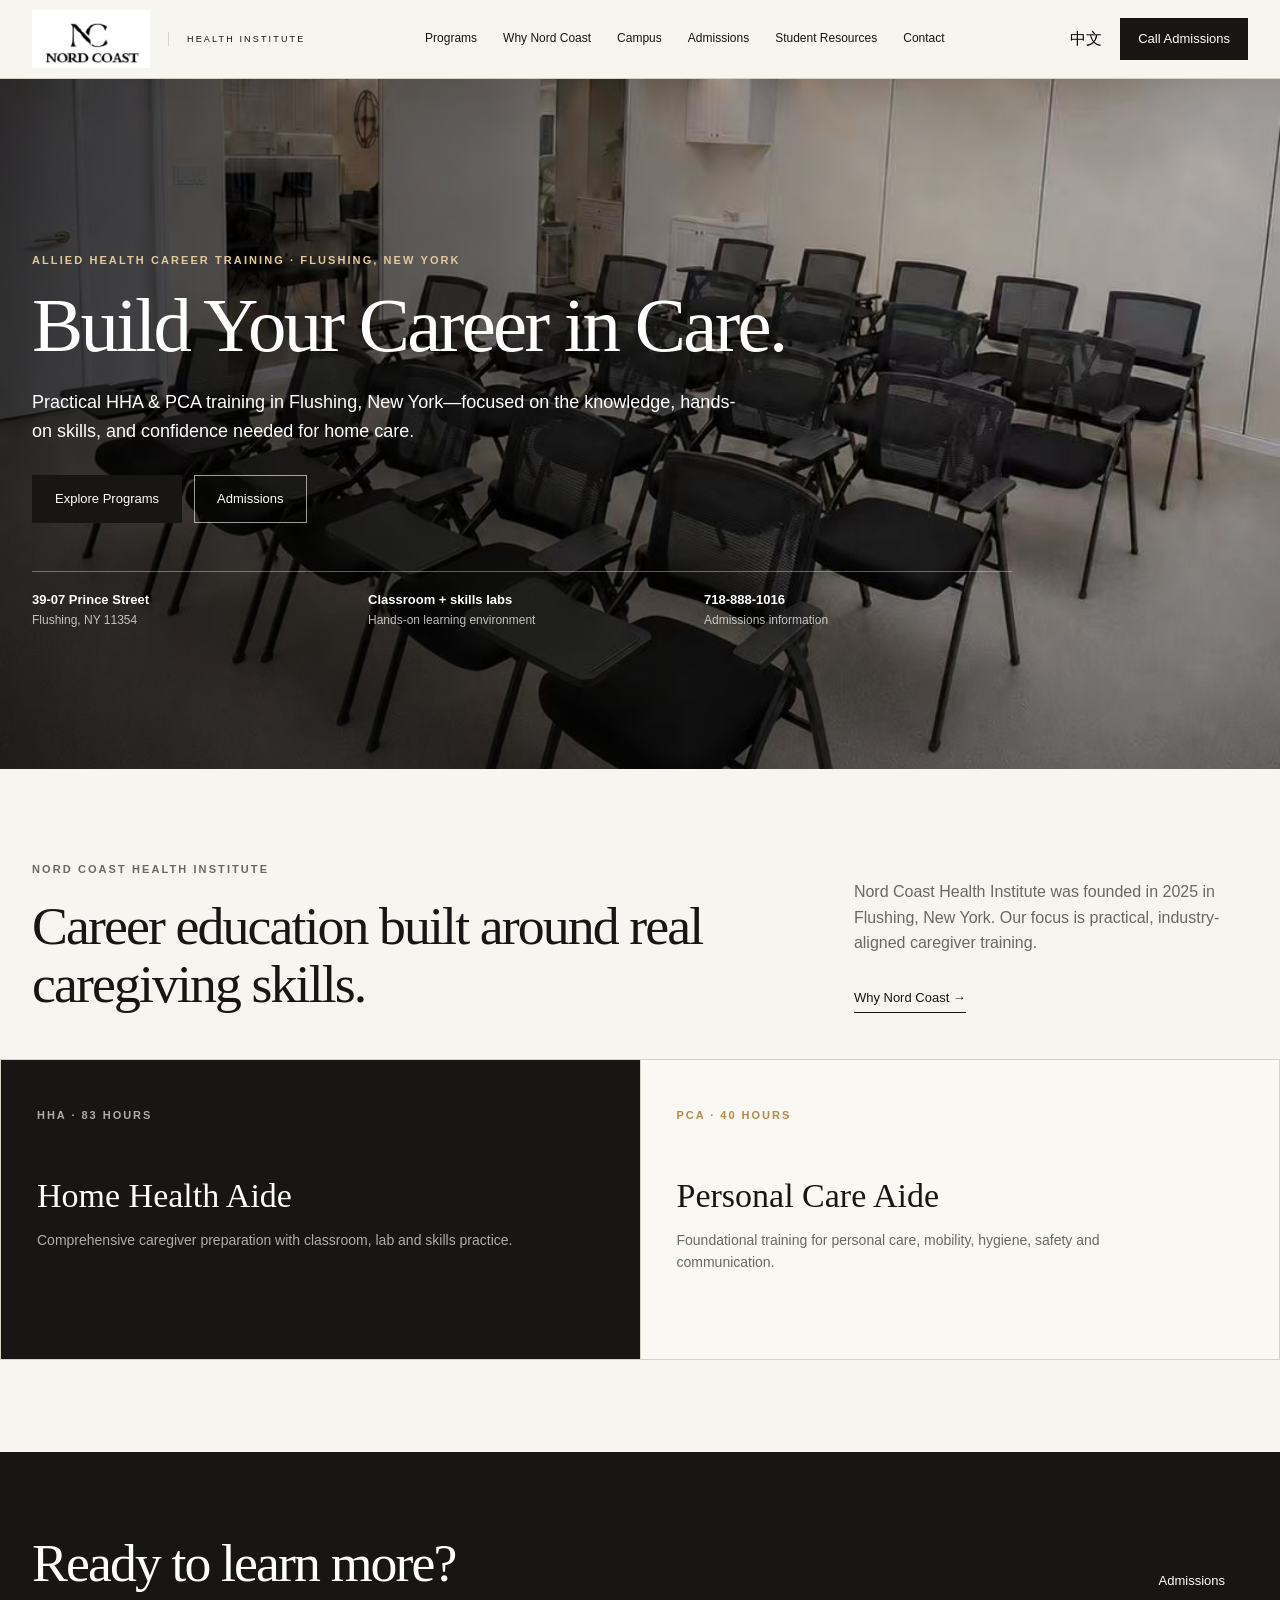
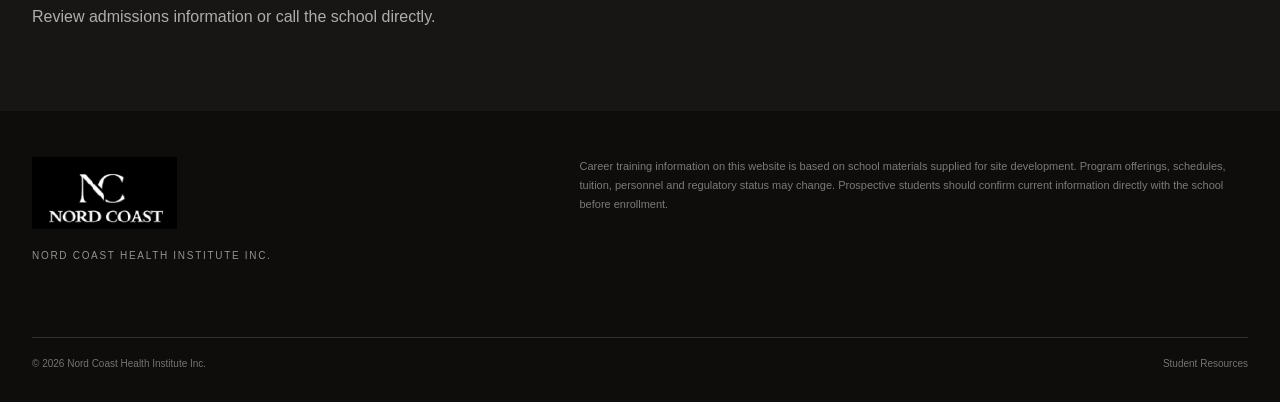
<file: index.html>
<!doctype html><html lang="en"><head><meta charset="utf-8"><meta name="viewport" content="width=device-width,initial-scale=1"><meta name="description" content="Nord Coast Health Institute allied health career training in Flushing, New York."><title>Nord Coast Health Institute | Allied Health Career Training</title><link rel="icon" href="assets/images/logo.png"><link rel="stylesheet" href="styles.css"></head><body><a class="skip-link" href="#main">Skip to content</a><header class="site-header"><div class="wrap nav-wrap"><a href="index.html" class="brand" aria-label="Nord Coast Health Institute home"><img src="assets/images/logo.png" alt="Nord Coast"><span class="brand-school">HEALTH INSTITUTE</span></a><button class="menu-toggle" aria-expanded="false" aria-controls="site-nav">Menu</button><nav id="site-nav" class="site-nav" aria-label="Primary navigation"><a href="programs.html" class="" data-en="Programs" data-zh="课程">Programs</a><a href="why.html" class="" data-en="Why Nord Coast" data-zh="学校优势">Why Nord Coast</a><a href="campus.html" class="" data-en="Campus" data-zh="校园">Campus</a><a href="admissions.html" class="" data-en="Admissions" data-zh="入学">Admissions</a><a href="resources.html" class="" data-en="Student Resources" data-zh="学生资料">Student Resources</a><a href="contact.html" class="" data-en="Contact" data-zh="联系">Contact</a></nav><div class="nav-actions"><button id="langToggle" class="lang-btn" type="button">中文</button><a class="btn btn-small" href="tel:+17188881016" data-en="Call Admissions" data-zh="电话咨询">Call Admissions</a></div></div></header><main id="main"><section class="hero"><div class="hero-image"></div><div class="hero-overlay"></div><div class="wrap hero-content"><p class="eyebrow gold" data-en="ALLIED HEALTH CAREER TRAINING · FLUSHING, NEW YORK" data-zh="医疗健康职业培训 · 纽约法拉盛">ALLIED HEALTH CAREER TRAINING · FLUSHING, NEW YORK</p><h1 data-en="Build Your Career in Care." data-zh="<span class='title-line'>从专业护理培训，</span><span class='title-line'>开启职业新方向。</span>">Build Your Career in Care.</h1><p class="hero-copy" data-en="Practical HHA & PCA training in Flushing, New York—focused on the knowledge, hands-on skills, and confidence needed for home care." data-zh="纽约法拉盛 HHA 与 PCA 实用职业培训，专注于居家护理所需的知识、实操技能与职业信心。">Practical HHA & PCA training in Flushing, New York—focused on the knowledge, hands-on skills, and confidence needed for home care.</p><div class="hero-actions"><a class="btn" href="programs.html" data-en="Explore Programs" data-zh="查看课程">Explore Programs</a><a class="btn btn-ghost" href="admissions.html" data-en="Admissions" data-zh="了解入学">Admissions</a></div><div class="hero-meta"><div><strong>39-07 Prince Street</strong><span data-en="Flushing, NY 11354" data-zh="纽约法拉盛 11354">Flushing, NY 11354</span></div><div><strong data-en="Classroom + skills labs" data-zh="课堂 + 技能实训">Classroom + skills labs</strong><span data-en="Hands-on learning environment" data-zh="注重实操的学习环境">Hands-on learning environment</span></div><div><strong>718-888-1016</strong><span data-en="Admissions information" data-zh="招生咨询">Admissions information</span></div></div></div></section><section class="section"><div class="wrap split-heading"><div><p class="eyebrow" data-en="NORD COAST HEALTH INSTITUTE" data-zh="NORD COAST HEALTH INSTITUTE">NORD COAST HEALTH INSTITUTE</p><h2 data-en="Career education built around real caregiving skills." data-zh="<span class='title-line'>围绕真实照护能力打造的</span><span class='title-line'>职业教育。</span>">Career education built around real caregiving skills.</h2></div><div><p data-en="Nord Coast Health Institute was founded in 2025 in Flushing, New York. Our focus is practical, industry-aligned caregiver training." data-zh="Nord Coast Health Institute 于 2025 年在纽约法拉盛成立，专注于贴近实际工作需求的护理职业培训。">Nord Coast Health Institute was founded in 2025 in Flushing, New York.</p><a class="text-link" href="why.html" data-en="Why Nord Coast →" data-zh="了解学校优势 →">Why Nord Coast →</a></div></div><div class="home-cards"><a class="home-card dark" href="programs.html"><p class="tag">HHA · 83 HOURS</p><h3 data-en="Home Health Aide" data-zh="家庭健康护理员">Home Health Aide</h3><p data-en="Comprehensive caregiver preparation with classroom, lab and skills practice." data-zh="通过课堂、实验室与技能训练，系统建立居家护理所需的职业基础。">Comprehensive caregiver preparation with classroom, lab and skills practice.</p></a><a class="home-card" href="programs.html"><p class="tag">PCA · 40 HOURS</p><h3 data-en="Personal Care Aide" data-zh="个人护理助理">Personal Care Aide</h3><p data-en="Foundational training for personal care, mobility, hygiene, safety and communication." data-zh="学习个人护理、行动协助、卫生、安全与沟通等基础职业技能。">Foundational training for personal care, mobility, hygiene, safety and communication.</p></a></div></section><section class="cta"><div class="wrap cta-grid"><div><h2 data-en="Ready to learn more?" data-zh="准备了解下一期开课？">Ready to learn more?</h2><p data-en="Review admissions information or call the school directly." data-zh="查看入学信息，或直接致电学校咨询。">Review admissions information or call the school directly.</p></div><a class="btn" href="admissions.html" data-en="Admissions" data-zh="入学流程">Admissions</a></div></section></main><footer class="footer"><div class="wrap footer-grid"><div class="footer-brand"><img src="assets/images/logo.png" alt="Nord Coast"><span>NORD COAST HEALTH INSTITUTE INC.</span></div><p data-en="Career training information on this website is based on school materials supplied for site development. Program offerings, schedules, tuition, personnel and regulatory status may change. Prospective students should confirm current information directly with the school before enrollment." data-zh="本网站职业培训信息依据建站时提供的学校资料整理。课程、排期、学费、师资及监管状态可能发生变化；准学员报名前应直接向学校确认最新信息。">Career training information on this website is based on school materials supplied for site development.</p><div class="footer-bottom"><span>© <span data-year></span> Nord Coast Health Institute Inc.</span><a href="resources.html" data-en="Student Resources" data-zh="学生资料">Student Resources</a></div></div></footer><script src="script.js"></script></body></html>
</file>
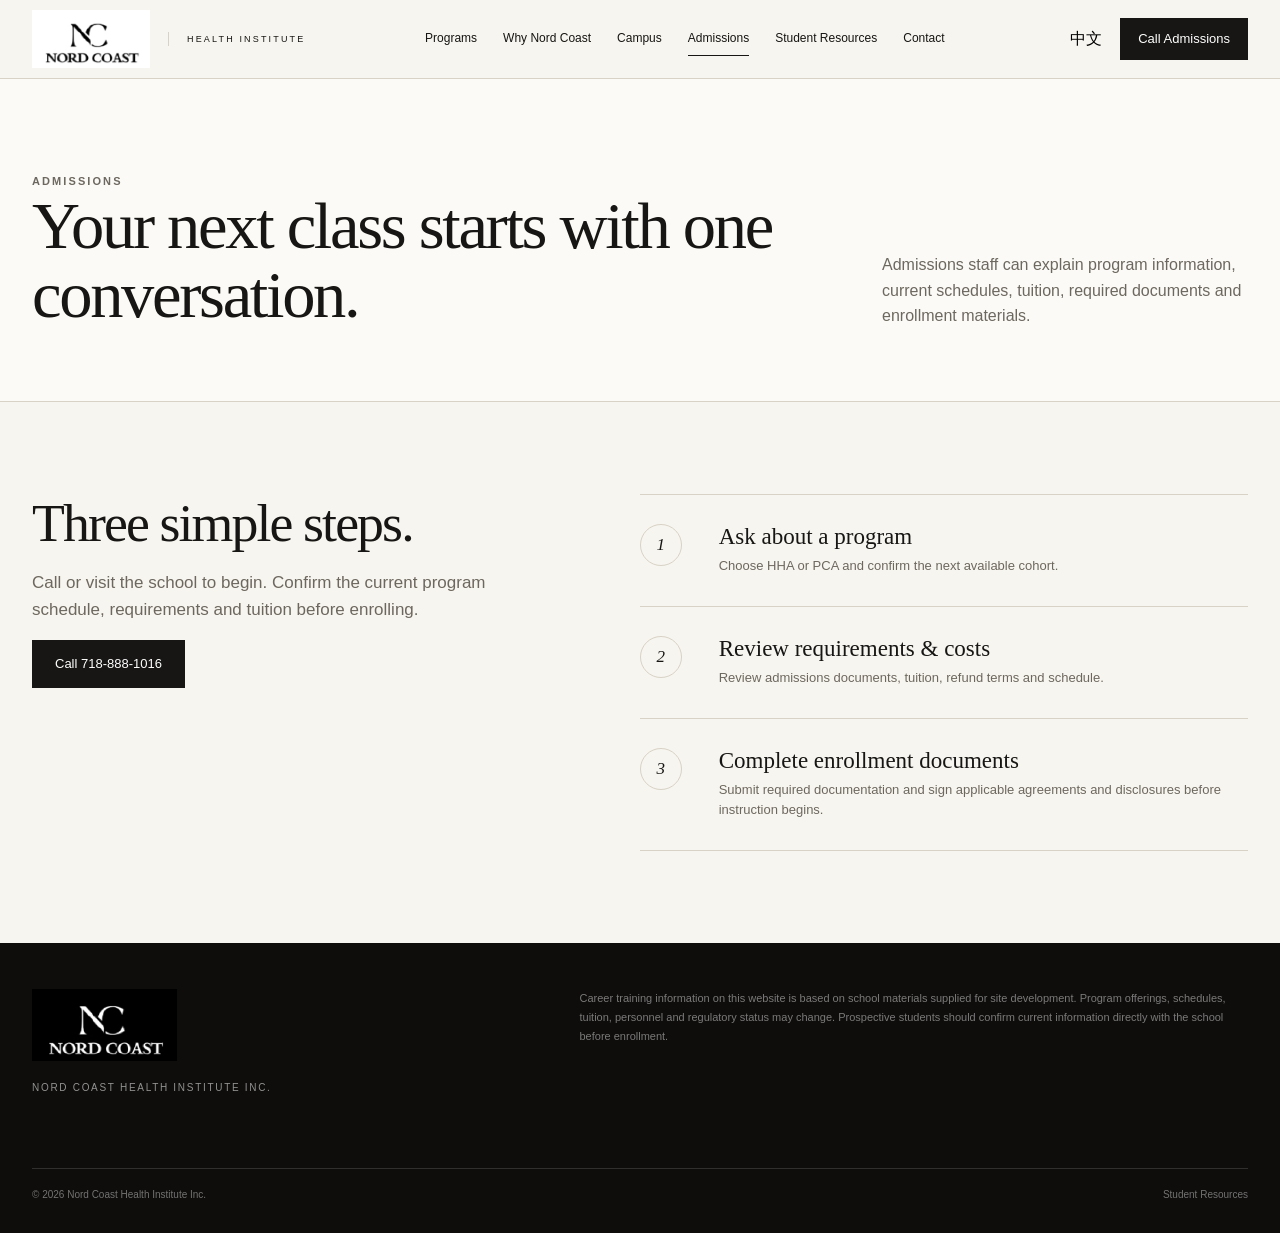
<file: admissions.html>
<!doctype html><html lang="en"><head><meta charset="utf-8"><meta name="viewport" content="width=device-width,initial-scale=1"><meta name="description" content="Admissions information for Nord Coast Health Institute."><title>Admissions | Nord Coast Health Institute</title><link rel="icon" href="assets/images/logo.png"><link rel="stylesheet" href="styles.css"></head><body><a class="skip-link" href="#main">Skip to content</a><header class="site-header"><div class="wrap nav-wrap"><a href="index.html" class="brand" aria-label="Nord Coast Health Institute home"><img src="assets/images/logo.png" alt="Nord Coast"><span class="brand-school">HEALTH INSTITUTE</span></a><button class="menu-toggle" aria-expanded="false" aria-controls="site-nav">Menu</button><nav id="site-nav" class="site-nav" aria-label="Primary navigation"><a href="programs.html" class="" data-en="Programs" data-zh="课程">Programs</a><a href="why.html" class="" data-en="Why Nord Coast" data-zh="学校优势">Why Nord Coast</a><a href="campus.html" class="" data-en="Campus" data-zh="校园">Campus</a><a href="admissions.html" class="active" data-en="Admissions" data-zh="入学">Admissions</a><a href="resources.html" class="" data-en="Student Resources" data-zh="学生资料">Student Resources</a><a href="contact.html" class="" data-en="Contact" data-zh="联系">Contact</a></nav><div class="nav-actions"><button id="langToggle" class="lang-btn" type="button">中文</button><a class="btn btn-small" href="tel:+17188881016" data-en="Call Admissions" data-zh="电话咨询">Call Admissions</a></div></div></header><main id="main"><section class="page-hero"><div class="wrap page-hero-grid"><div><p class="eyebrow" data-en="ADMISSIONS" data-zh="入学流程">ADMISSIONS</p><h1 data-en="Your next class starts with one conversation." data-zh="<span class='title-line'>从一次咨询开始，</span><span class='title-line'>了解你的下一段职业学习。</span>">Your next class starts with one conversation.</h1></div><p data-en="Admissions staff can explain program information, current schedules, tuition, required documents and enrollment materials." data-zh="招生人员可说明课程内容、最新开课时间、学费、所需文件及报名资料。">Admissions staff can explain program information and enrollment materials.</p></div></section><section class="section"><div class="wrap admissions-grid"><div><h2 data-en="Three simple steps." data-zh="<span class='title-line'>三个步骤，</span><span class='title-line'>了解报名流程。</span>">Three simple steps.</h2><p class="lead" data-en="Call or visit the school to begin. Confirm the current program schedule, requirements and tuition before enrolling." data-zh="可先电话咨询或到校了解。报名前请确认当前课程安排、入学要求及学费。">Call or visit the school to begin.</p><a class="btn" href="tel:+17188881016" data-en="Call 718-888-1016" data-zh="致电 718-888-1016">Call 718-888-1016</a></div><ol class="steps"><li><span>1</span><div><h3 data-en="Ask about a program" data-zh="咨询课程">Ask about a program</h3><p data-en="Choose HHA or PCA and confirm the next available cohort." data-zh="选择 HHA 或 PCA，并确认下一期开课时间。">Choose HHA or PCA.</p></div></li><li><span>2</span><div><h3 data-en="Review requirements & costs" data-zh="确认要求与费用">Review requirements & costs</h3><p data-en="Review admissions documents, tuition, refund terms and schedule." data-zh="了解入学资料、学费、退费条款与课程安排。">Review admissions documents.</p></div></li><li><span>3</span><div><h3 data-en="Complete enrollment documents" data-zh="完成报名文件">Complete enrollment documents</h3><p data-en="Submit required documentation and sign applicable agreements and disclosures before instruction begins." data-zh="在课程开始前提交所需材料并签署适用的报名协议及披露文件。">Complete enrollment documents.</p></div></li></ol></div></section></main><footer class="footer"><div class="wrap footer-grid"><div class="footer-brand"><img src="assets/images/logo.png" alt="Nord Coast"><span>NORD COAST HEALTH INSTITUTE INC.</span></div><p data-en="Career training information on this website is based on school materials supplied for site development. Program offerings, schedules, tuition, personnel and regulatory status may change. Prospective students should confirm current information directly with the school before enrollment." data-zh="本网站职业培训信息依据建站时提供的学校资料整理。课程、排期、学费、师资及监管状态可能发生变化；准学员报名前应直接向学校确认最新信息。">Career training information on this website is based on school materials supplied for site development.</p><div class="footer-bottom"><span>© <span data-year></span> Nord Coast Health Institute Inc.</span><a href="resources.html" data-en="Student Resources" data-zh="学生资料">Student Resources</a></div></div></footer><script src="script.js"></script></body></html>
</file>
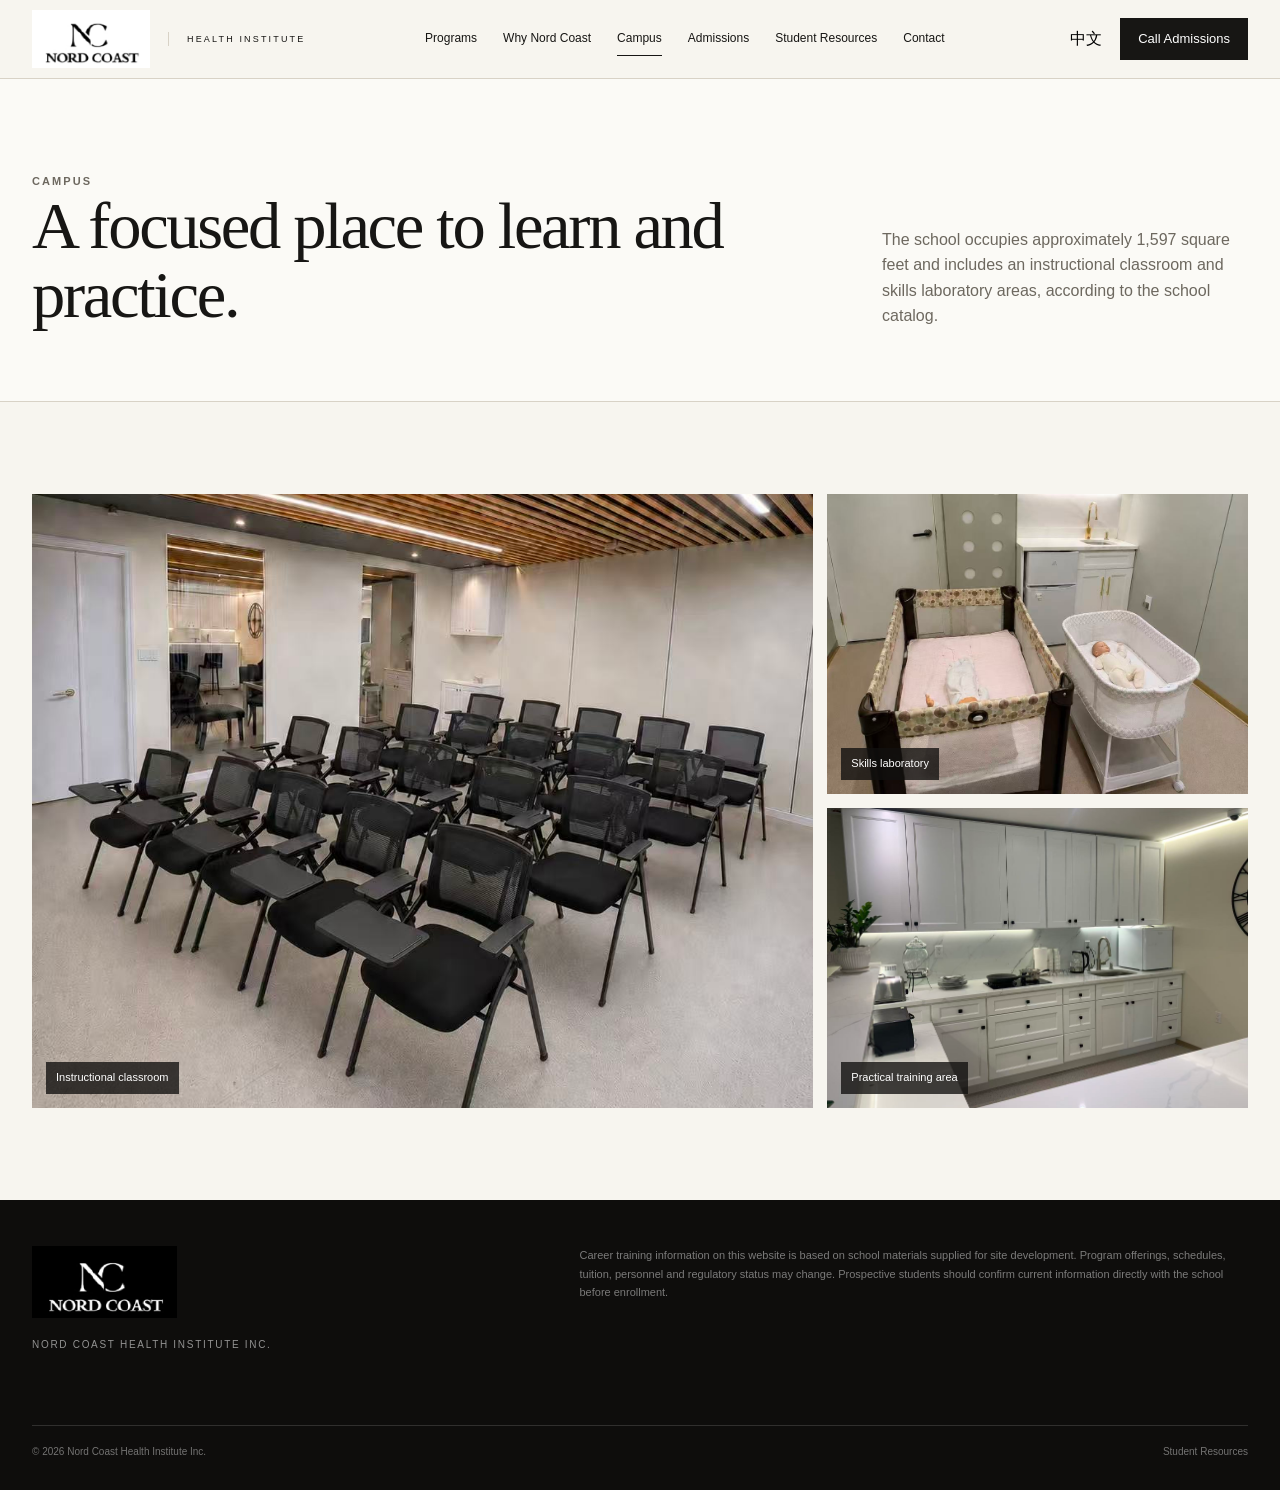
<file: campus.html>
<!doctype html><html lang="en"><head><meta charset="utf-8"><meta name="viewport" content="width=device-width,initial-scale=1"><meta name="description" content="Campus and training facilities at Nord Coast Health Institute."><title>Campus | Nord Coast Health Institute</title><link rel="icon" href="assets/images/logo.png"><link rel="stylesheet" href="styles.css"></head><body><a class="skip-link" href="#main">Skip to content</a><header class="site-header"><div class="wrap nav-wrap"><a href="index.html" class="brand" aria-label="Nord Coast Health Institute home"><img src="assets/images/logo.png" alt="Nord Coast"><span class="brand-school">HEALTH INSTITUTE</span></a><button class="menu-toggle" aria-expanded="false" aria-controls="site-nav">Menu</button><nav id="site-nav" class="site-nav" aria-label="Primary navigation"><a href="programs.html" class="" data-en="Programs" data-zh="课程">Programs</a><a href="why.html" class="" data-en="Why Nord Coast" data-zh="学校优势">Why Nord Coast</a><a href="campus.html" class="active" data-en="Campus" data-zh="校园">Campus</a><a href="admissions.html" class="" data-en="Admissions" data-zh="入学">Admissions</a><a href="resources.html" class="" data-en="Student Resources" data-zh="学生资料">Student Resources</a><a href="contact.html" class="" data-en="Contact" data-zh="联系">Contact</a></nav><div class="nav-actions"><button id="langToggle" class="lang-btn" type="button">中文</button><a class="btn btn-small" href="tel:+17188881016" data-en="Call Admissions" data-zh="电话咨询">Call Admissions</a></div></div></header><main id="main"><section class="page-hero"><div class="wrap page-hero-grid"><div><p class="eyebrow" data-en="CAMPUS" data-zh="校园环境">CAMPUS</p><h1 data-en="A focused place to learn and practice." data-zh="<span class='title-line'>专注学习，</span><span class='title-line'>也适合动手实训。</span>">A focused place to learn and practice.</h1></div><p data-en="The school occupies approximately 1,597 square feet and includes an instructional classroom and skills laboratory areas, according to the school catalog." data-zh="根据学校目录，校区约 1,597 平方英尺，设有教学教室及技能实训区域。">The school includes classroom and skills laboratory areas.</p></div></section><section class="section"><div class="wrap"><div class="gallery"><figure class="g1"><img src="assets/images/classroom-1.jpg" alt="Instructional classroom"><figcaption data-en="Instructional classroom" data-zh="教学教室">Instructional classroom</figcaption></figure><figure><img src="assets/images/labroom.jpg" alt="Skills laboratory"><figcaption data-en="Skills laboratory" data-zh="技能实训室">Skills laboratory</figcaption></figure><figure><img src="assets/images/kitchen.jpg" alt="Practical training area"><figcaption data-en="Practical training area" data-zh="实操训练区域">Practical training area</figcaption></figure></div></div></section></main><footer class="footer"><div class="wrap footer-grid"><div class="footer-brand"><img src="assets/images/logo.png" alt="Nord Coast"><span>NORD COAST HEALTH INSTITUTE INC.</span></div><p data-en="Career training information on this website is based on school materials supplied for site development. Program offerings, schedules, tuition, personnel and regulatory status may change. Prospective students should confirm current information directly with the school before enrollment." data-zh="本网站职业培训信息依据建站时提供的学校资料整理。课程、排期、学费、师资及监管状态可能发生变化；准学员报名前应直接向学校确认最新信息。">Career training information on this website is based on school materials supplied for site development.</p><div class="footer-bottom"><span>© <span data-year></span> Nord Coast Health Institute Inc.</span><a href="resources.html" data-en="Student Resources" data-zh="学生资料">Student Resources</a></div></div></footer><script src="script.js"></script></body></html>
</file>
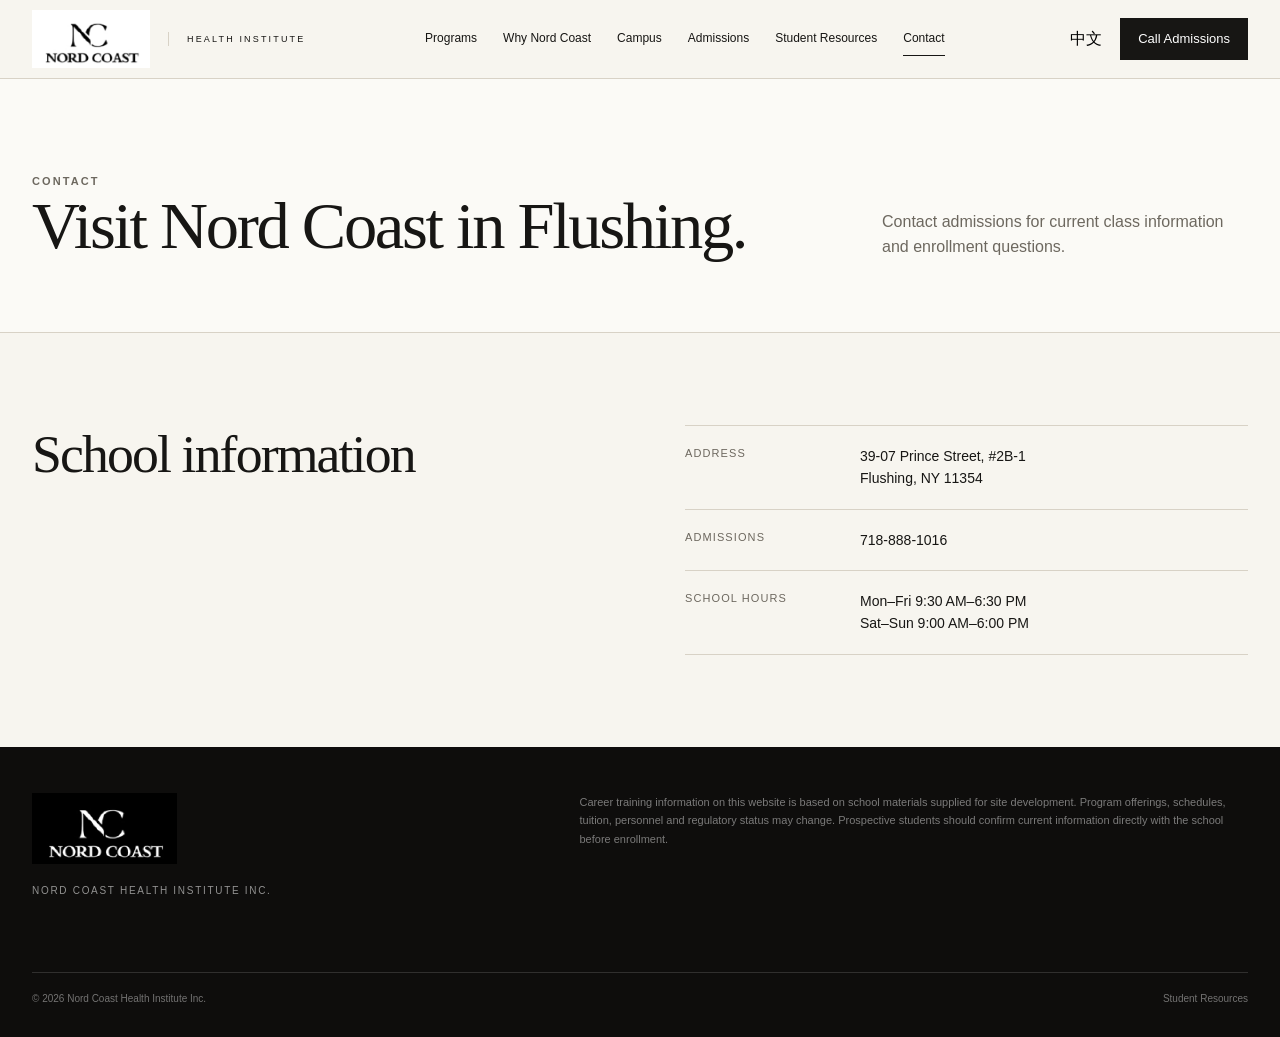
<file: contact.html>
<!doctype html><html lang="en"><head><meta charset="utf-8"><meta name="viewport" content="width=device-width,initial-scale=1"><meta name="description" content="Contact Nord Coast Health Institute in Flushing, New York."><title>Contact | Nord Coast Health Institute</title><link rel="icon" href="assets/images/logo.png"><link rel="stylesheet" href="styles.css"></head><body><a class="skip-link" href="#main">Skip to content</a><header class="site-header"><div class="wrap nav-wrap"><a href="index.html" class="brand" aria-label="Nord Coast Health Institute home"><img src="assets/images/logo.png" alt="Nord Coast"><span class="brand-school">HEALTH INSTITUTE</span></a><button class="menu-toggle" aria-expanded="false" aria-controls="site-nav">Menu</button><nav id="site-nav" class="site-nav" aria-label="Primary navigation"><a href="programs.html" class="" data-en="Programs" data-zh="课程">Programs</a><a href="why.html" class="" data-en="Why Nord Coast" data-zh="学校优势">Why Nord Coast</a><a href="campus.html" class="" data-en="Campus" data-zh="校园">Campus</a><a href="admissions.html" class="" data-en="Admissions" data-zh="入学">Admissions</a><a href="resources.html" class="" data-en="Student Resources" data-zh="学生资料">Student Resources</a><a href="contact.html" class="active" data-en="Contact" data-zh="联系">Contact</a></nav><div class="nav-actions"><button id="langToggle" class="lang-btn" type="button">中文</button><a class="btn btn-small" href="tel:+17188881016" data-en="Call Admissions" data-zh="电话咨询">Call Admissions</a></div></div></header><main id="main"><section class="page-hero"><div class="wrap page-hero-grid"><div><p class="eyebrow" data-en="CONTACT" data-zh="联系我们">CONTACT</p><h1 data-en="Visit Nord Coast in Flushing." data-zh="<span class='title-line'>欢迎到访</span><span class='title-line'>纽约法拉盛 Nord Coast。</span>">Visit Nord Coast in Flushing.</h1></div><p data-en="Contact admissions for current class information and enrollment questions." data-zh="如需了解最新开课及报名信息，请联系招生人员。">Contact admissions for current class information.</p></div></section><section class="section"><div class="wrap contact-grid"><div><h2 data-en="School information" data-zh="学校信息">School information</h2></div><div class="contact-details"><div><span data-en="Address" data-zh="地址">Address</span><strong>39-07 Prince Street, #2B-1<br>Flushing, NY 11354</strong></div><div><span data-en="Admissions" data-zh="招生电话">Admissions</span><strong><a href="tel:+17188881016">718-888-1016</a></strong></div><div><span data-en="School hours" data-zh="学校开放时间">School hours</span><strong data-en="Mon–Fri 9:30 AM–6:30 PM<br>Sat–Sun 9:00 AM–6:00 PM" data-zh="周一至周五 9:30 AM–6:30 PM<br>周六至周日 9:00 AM–6:00 PM">Mon–Fri 9:30 AM–6:30 PM</strong></div></div></div></section></main><footer class="footer"><div class="wrap footer-grid"><div class="footer-brand"><img src="assets/images/logo.png" alt="Nord Coast"><span>NORD COAST HEALTH INSTITUTE INC.</span></div><p data-en="Career training information on this website is based on school materials supplied for site development. Program offerings, schedules, tuition, personnel and regulatory status may change. Prospective students should confirm current information directly with the school before enrollment." data-zh="本网站职业培训信息依据建站时提供的学校资料整理。课程、排期、学费、师资及监管状态可能发生变化；准学员报名前应直接向学校确认最新信息。">Career training information on this website is based on school materials supplied for site development.</p><div class="footer-bottom"><span>© <span data-year></span> Nord Coast Health Institute Inc.</span><a href="resources.html" data-en="Student Resources" data-zh="学生资料">Student Resources</a></div></div></footer><script src="script.js"></script></body></html>
</file>
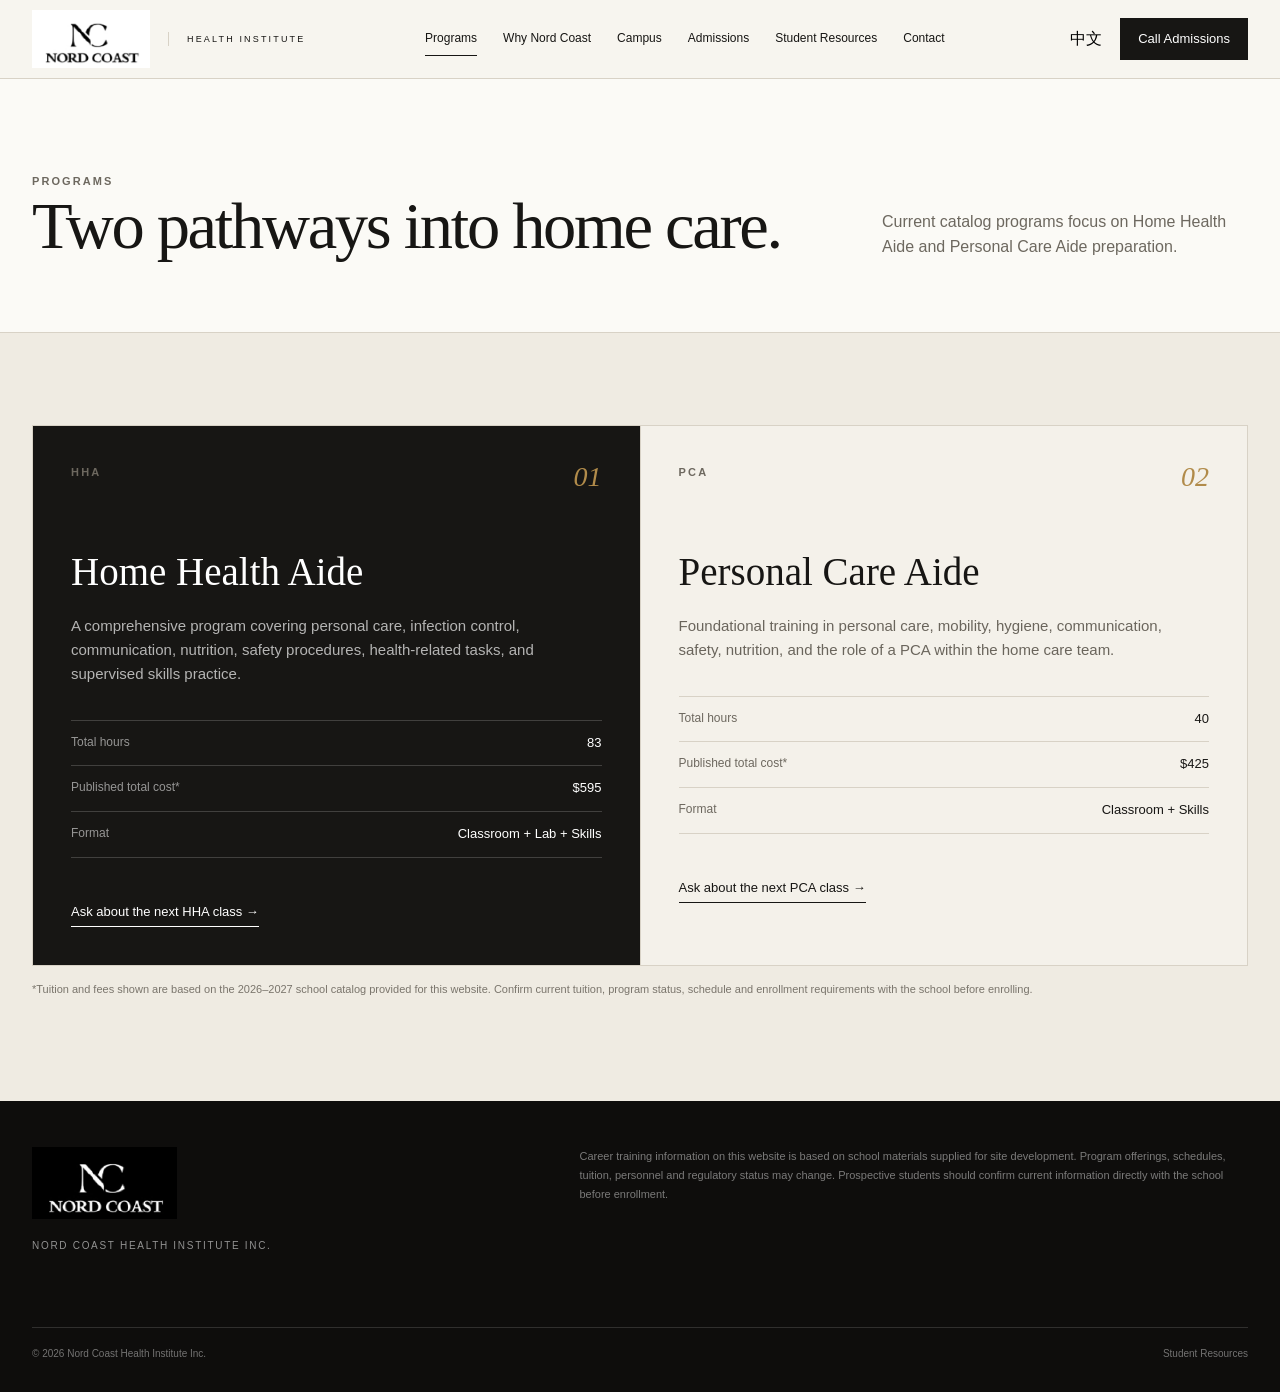
<file: programs.html>
<!doctype html><html lang="en"><head><meta charset="utf-8"><meta name="viewport" content="width=device-width,initial-scale=1"><meta name="description" content="HHA and PCA programs at Nord Coast Health Institute."><title>Programs | Nord Coast Health Institute</title><link rel="icon" href="assets/images/logo.png"><link rel="stylesheet" href="styles.css"></head><body><a class="skip-link" href="#main">Skip to content</a><header class="site-header"><div class="wrap nav-wrap"><a href="index.html" class="brand" aria-label="Nord Coast Health Institute home"><img src="assets/images/logo.png" alt="Nord Coast"><span class="brand-school">HEALTH INSTITUTE</span></a><button class="menu-toggle" aria-expanded="false" aria-controls="site-nav">Menu</button><nav id="site-nav" class="site-nav" aria-label="Primary navigation"><a href="programs.html" class="active" data-en="Programs" data-zh="课程">Programs</a><a href="why.html" class="" data-en="Why Nord Coast" data-zh="学校优势">Why Nord Coast</a><a href="campus.html" class="" data-en="Campus" data-zh="校园">Campus</a><a href="admissions.html" class="" data-en="Admissions" data-zh="入学">Admissions</a><a href="resources.html" class="" data-en="Student Resources" data-zh="学生资料">Student Resources</a><a href="contact.html" class="" data-en="Contact" data-zh="联系">Contact</a></nav><div class="nav-actions"><button id="langToggle" class="lang-btn" type="button">中文</button><a class="btn btn-small" href="tel:+17188881016" data-en="Call Admissions" data-zh="电话咨询">Call Admissions</a></div></div></header><main id="main"><section class="page-hero"><div class="wrap page-hero-grid"><div><p class="eyebrow" data-en="PROGRAMS" data-zh="课程">PROGRAMS</p><h1 data-en="Two pathways into home care." data-zh="<span class='title-line'>两条进入居家照护行业的</span><span class='title-line'>学习路径。</span>">Two pathways into home care.</h1></div><p data-en="Current catalog programs focus on Home Health Aide and Personal Care Aide preparation." data-zh="当前课程目录聚焦 Home Health Aide（HHA）与 Personal Care Aide（PCA）职业培训。">Current catalog programs focus on HHA and PCA preparation.</p></div></section><section class="section section-warm"><div class="wrap"><div class="program-grid"><article class="program-card featured"><div class="program-number">01</div><p class="program-tag">HHA</p><h3 data-en="Home Health Aide" data-zh="家庭健康护理员">Home Health Aide</h3><p data-en="A comprehensive program covering personal care, infection control, communication, nutrition, safety procedures, health-related tasks, and supervised skills practice." data-zh="系统学习个人护理、感染控制、沟通、营养、安全、健康相关任务与技能实训，为居家护理工作建立完整基础。">A comprehensive program covering personal care and supervised skills practice.</p><dl class="facts"><div><dt data-en="Total hours" data-zh="总课时">Total hours</dt><dd>83</dd></div><div><dt data-en="Published total cost*" data-zh="目录公布总费用*">Published total cost*</dt><dd>$595</dd></div><div><dt data-en="Format" data-zh="形式">Format</dt><dd data-en="Classroom + Lab + Skills" data-zh="课堂 + 实验室 + 技能">Classroom + Lab + Skills</dd></div></dl><a class="text-link" href="admissions.html" data-en="Ask about the next HHA class →" data-zh="咨询下一期 HHA 课程 →">Ask about the next HHA class →</a></article><article class="program-card"><div class="program-number">02</div><p class="program-tag">PCA</p><h3 data-en="Personal Care Aide" data-zh="个人护理助理">Personal Care Aide</h3><p data-en="Foundational training in personal care, mobility, hygiene, communication, safety, nutrition, and the role of a PCA within the home care team." data-zh="学习个人护理、行动协助、卫生、沟通、安全、营养及 PCA 在居家照护团队中的职责，为进入照护行业打下基础。">Foundational training in personal care, mobility, hygiene, communication, safety and nutrition.</p><dl class="facts"><div><dt data-en="Total hours" data-zh="总课时">Total hours</dt><dd>40</dd></div><div><dt data-en="Published total cost*" data-zh="目录公布总费用*">Published total cost*</dt><dd>$425</dd></div><div><dt data-en="Format" data-zh="形式">Format</dt><dd data-en="Classroom + Skills" data-zh="课堂 + 技能">Classroom + Skills</dd></div></dl><a class="text-link" href="admissions.html" data-en="Ask about the next PCA class →" data-zh="咨询下一期 PCA 课程 →">Ask about the next PCA class →</a></article></div><p class="fineprint" data-en="*Tuition and fees shown are based on the 2026–2027 school catalog provided for this website. Confirm current tuition, program status, schedule and enrollment requirements with the school before enrolling." data-zh="*以上学费及费用依据本网站制作时提供的 2026–2027 学校目录。报名之前请向学校确认最新学费、课程状态、开课时间及入学要求。">*Tuition and fees shown are based on the 2026–2027 school catalog.</p></div></section></main><footer class="footer"><div class="wrap footer-grid"><div class="footer-brand"><img src="assets/images/logo.png" alt="Nord Coast"><span>NORD COAST HEALTH INSTITUTE INC.</span></div><p data-en="Career training information on this website is based on school materials supplied for site development. Program offerings, schedules, tuition, personnel and regulatory status may change. Prospective students should confirm current information directly with the school before enrollment." data-zh="本网站职业培训信息依据建站时提供的学校资料整理。课程、排期、学费、师资及监管状态可能发生变化；准学员报名前应直接向学校确认最新信息。">Career training information on this website is based on school materials supplied for site development.</p><div class="footer-bottom"><span>© <span data-year></span> Nord Coast Health Institute Inc.</span><a href="resources.html" data-en="Student Resources" data-zh="学生资料">Student Resources</a></div></div></footer><script src="script.js"></script></body></html>
</file>
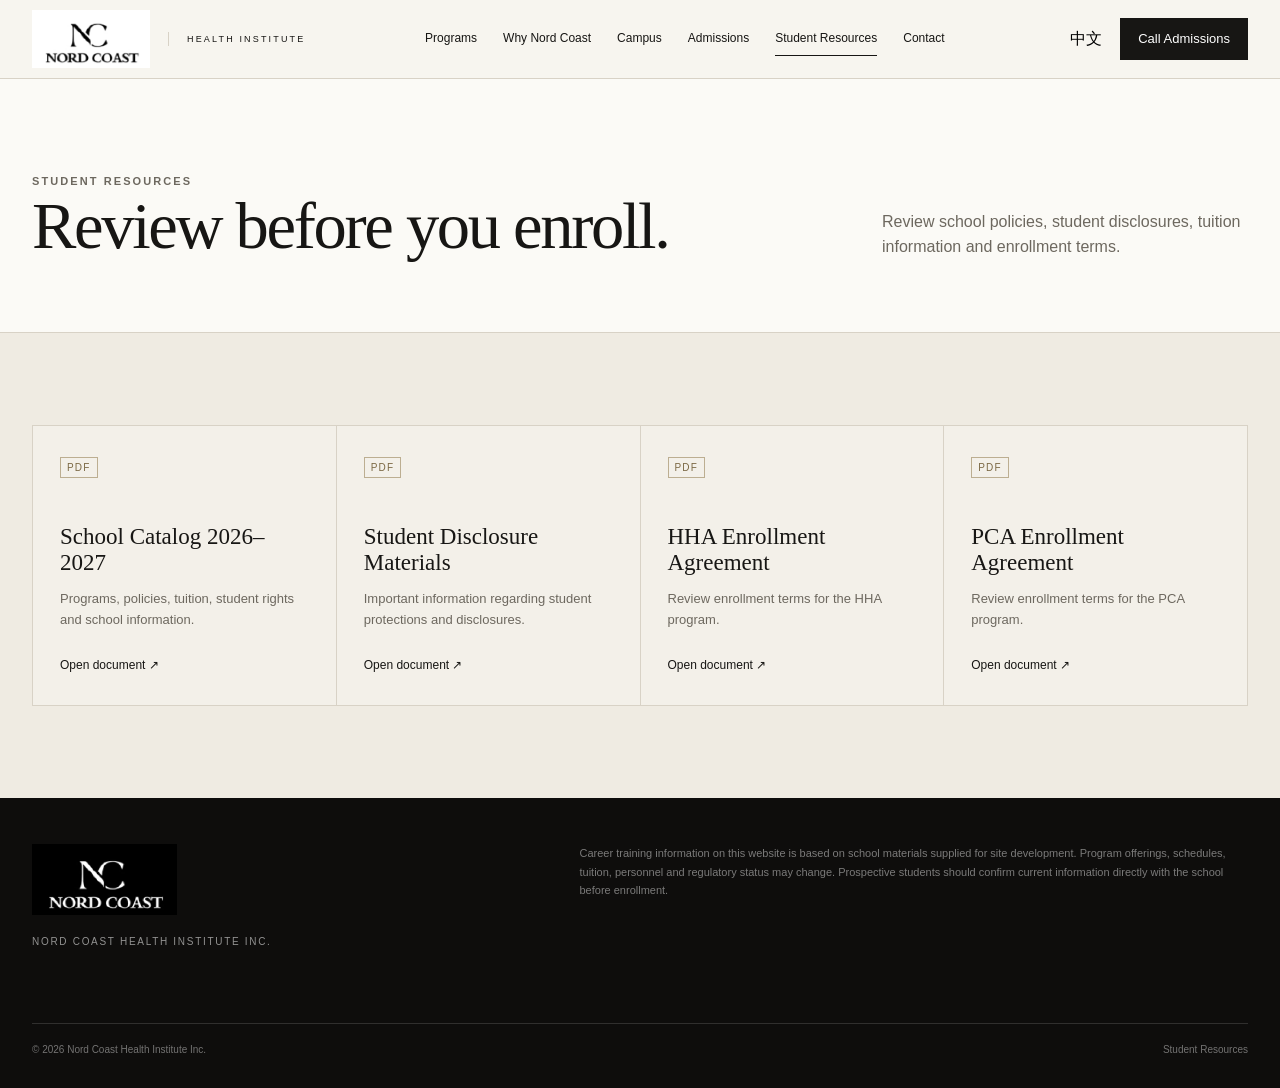
<file: resources.html>
<!doctype html><html lang="en"><head><meta charset="utf-8"><meta name="viewport" content="width=device-width,initial-scale=1"><meta name="description" content="Student resources and school documents."><title>Student Resources | Nord Coast Health Institute</title><link rel="icon" href="assets/images/logo.png"><link rel="stylesheet" href="styles.css"></head><body><a class="skip-link" href="#main">Skip to content</a><header class="site-header"><div class="wrap nav-wrap"><a href="index.html" class="brand" aria-label="Nord Coast Health Institute home"><img src="assets/images/logo.png" alt="Nord Coast"><span class="brand-school">HEALTH INSTITUTE</span></a><button class="menu-toggle" aria-expanded="false" aria-controls="site-nav">Menu</button><nav id="site-nav" class="site-nav" aria-label="Primary navigation"><a href="programs.html" class="" data-en="Programs" data-zh="课程">Programs</a><a href="why.html" class="" data-en="Why Nord Coast" data-zh="学校优势">Why Nord Coast</a><a href="campus.html" class="" data-en="Campus" data-zh="校园">Campus</a><a href="admissions.html" class="" data-en="Admissions" data-zh="入学">Admissions</a><a href="resources.html" class="active" data-en="Student Resources" data-zh="学生资料">Student Resources</a><a href="contact.html" class="" data-en="Contact" data-zh="联系">Contact</a></nav><div class="nav-actions"><button id="langToggle" class="lang-btn" type="button">中文</button><a class="btn btn-small" href="tel:+17188881016" data-en="Call Admissions" data-zh="电话咨询">Call Admissions</a></div></div></header><main id="main"><section class="page-hero"><div class="wrap page-hero-grid"><div><p class="eyebrow" data-en="STUDENT RESOURCES" data-zh="学生资料">STUDENT RESOURCES</p><h1 data-en="Review before you enroll." data-zh="<span class='title-line'>报名前，</span><span class='title-line'>请先充分了解。</span>">Review before you enroll.</h1></div><p data-en="Review school policies, student disclosures, tuition information and enrollment terms." data-zh="查看学校政策、学生披露、学费信息及报名条款。">Review school policies and enrollment terms.</p></div></section><section class="section section-warm"><div class="wrap"><div class="doc-grid"><a class="doc-card" href="documents/school-catalog-2026-2027.pdf" target="_blank"><span>PDF</span><h3 data-en="School Catalog 2026–2027" data-zh="2026–2027 学校目录">School Catalog 2026–2027</h3><p data-en="Programs, policies, tuition, student rights and school information." data-zh="课程、政策、学费、学生权利及学校信息。">Programs, policies and tuition.</p><b data-en="Open document ↗" data-zh="打开文件 ↗">Open document ↗</b></a><a class="doc-card" href="documents/student-disclosure.pdf" target="_blank"><span>PDF</span><h3 data-en="Student Disclosure Materials" data-zh="学生披露资料">Student Disclosure Materials</h3><p data-en="Important information regarding student protections and disclosures." data-zh="关于学生保护与披露的重要信息。">Student disclosure materials.</p><b data-en="Open document ↗" data-zh="打开文件 ↗">Open document ↗</b></a><a class="doc-card" href="documents/hha-enrollment-agreement.pdf" target="_blank"><span>PDF</span><h3 data-en="HHA Enrollment Agreement" data-zh="HHA 报名协议">HHA Enrollment Agreement</h3><p data-en="Review enrollment terms for the HHA program." data-zh="查看 HHA 课程报名条款。">HHA enrollment terms.</p><b data-en="Open document ↗" data-zh="打开文件 ↗">Open document ↗</b></a><a class="doc-card" href="documents/pca-enrollment-agreement.pdf" target="_blank"><span>PDF</span><h3 data-en="PCA Enrollment Agreement" data-zh="PCA 报名协议">PCA Enrollment Agreement</h3><p data-en="Review enrollment terms for the PCA program." data-zh="查看 PCA 课程报名条款。">PCA enrollment terms.</p><b data-en="Open document ↗" data-zh="打开文件 ↗">Open document ↗</b></a></div></div></section></main><footer class="footer"><div class="wrap footer-grid"><div class="footer-brand"><img src="assets/images/logo.png" alt="Nord Coast"><span>NORD COAST HEALTH INSTITUTE INC.</span></div><p data-en="Career training information on this website is based on school materials supplied for site development. Program offerings, schedules, tuition, personnel and regulatory status may change. Prospective students should confirm current information directly with the school before enrollment." data-zh="本网站职业培训信息依据建站时提供的学校资料整理。课程、排期、学费、师资及监管状态可能发生变化；准学员报名前应直接向学校确认最新信息。">Career training information on this website is based on school materials supplied for site development.</p><div class="footer-bottom"><span>© <span data-year></span> Nord Coast Health Institute Inc.</span><a href="resources.html" data-en="Student Resources" data-zh="学生资料">Student Resources</a></div></div></footer><script src="script.js"></script></body></html>
</file>
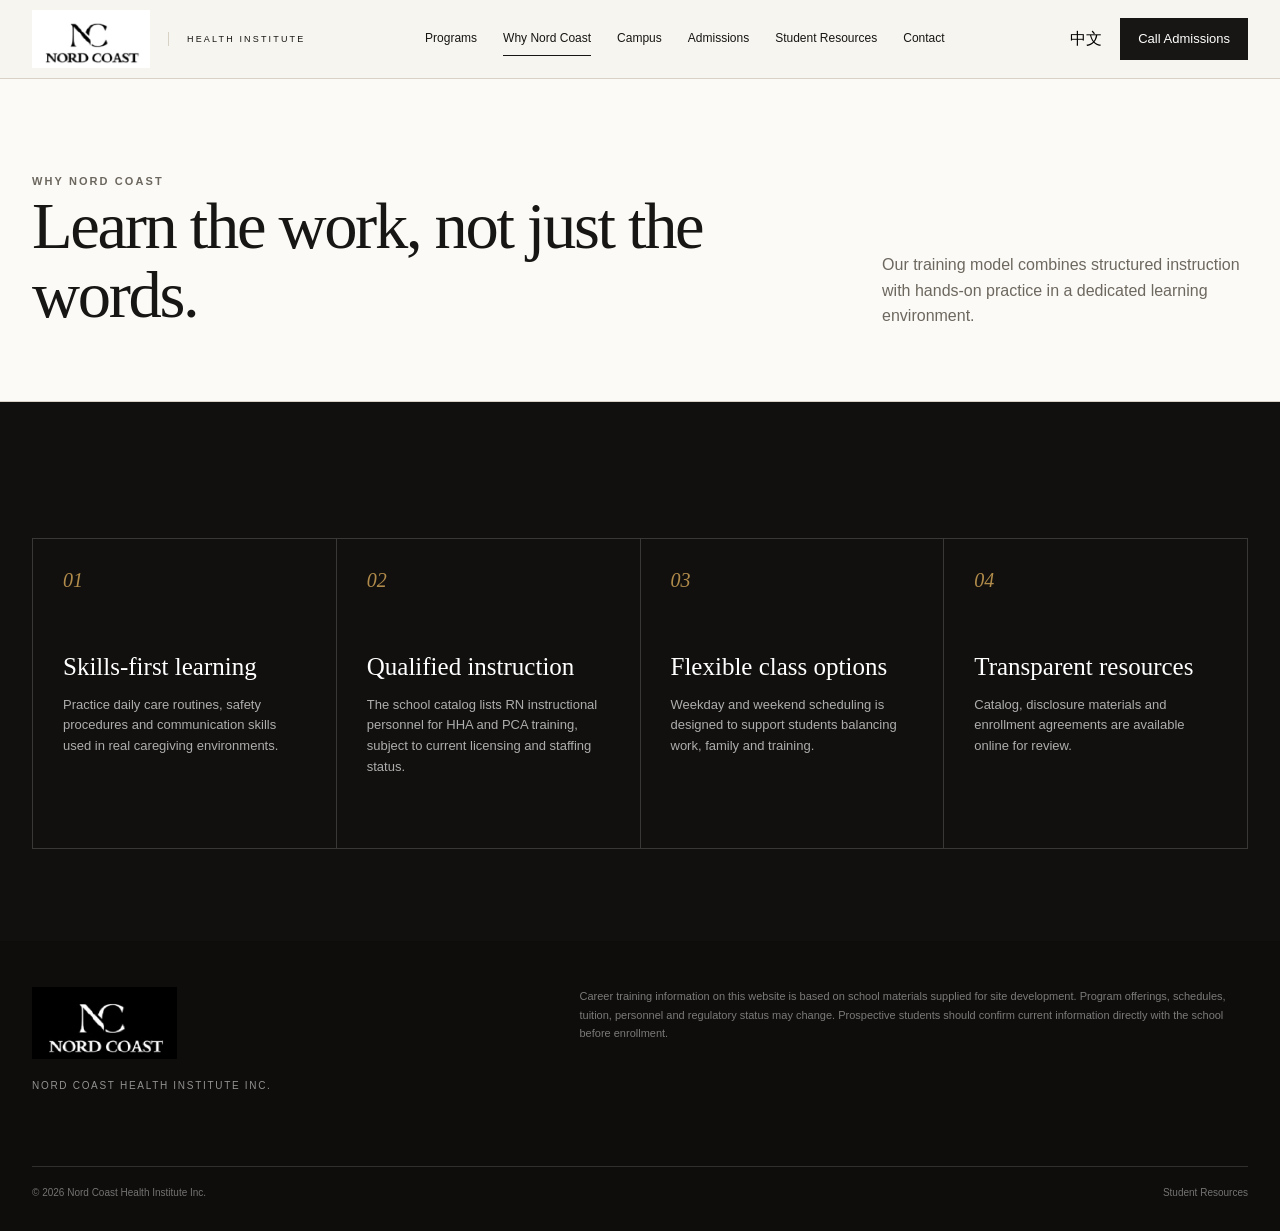
<file: why.html>
<!doctype html><html lang="en"><head><meta charset="utf-8"><meta name="viewport" content="width=device-width,initial-scale=1"><meta name="description" content="Why students choose Nord Coast Health Institute."><title>Why Nord Coast | Nord Coast Health Institute</title><link rel="icon" href="assets/images/logo.png"><link rel="stylesheet" href="styles.css"></head><body><a class="skip-link" href="#main">Skip to content</a><header class="site-header"><div class="wrap nav-wrap"><a href="index.html" class="brand" aria-label="Nord Coast Health Institute home"><img src="assets/images/logo.png" alt="Nord Coast"><span class="brand-school">HEALTH INSTITUTE</span></a><button class="menu-toggle" aria-expanded="false" aria-controls="site-nav">Menu</button><nav id="site-nav" class="site-nav" aria-label="Primary navigation"><a href="programs.html" class="" data-en="Programs" data-zh="课程">Programs</a><a href="why.html" class="active" data-en="Why Nord Coast" data-zh="学校优势">Why Nord Coast</a><a href="campus.html" class="" data-en="Campus" data-zh="校园">Campus</a><a href="admissions.html" class="" data-en="Admissions" data-zh="入学">Admissions</a><a href="resources.html" class="" data-en="Student Resources" data-zh="学生资料">Student Resources</a><a href="contact.html" class="" data-en="Contact" data-zh="联系">Contact</a></nav><div class="nav-actions"><button id="langToggle" class="lang-btn" type="button">中文</button><a class="btn btn-small" href="tel:+17188881016" data-en="Call Admissions" data-zh="电话咨询">Call Admissions</a></div></div></header><main id="main"><section class="page-hero"><div class="wrap page-hero-grid"><div><p class="eyebrow" data-en="WHY NORD COAST" data-zh="学校优势">WHY NORD COAST</p><h1 data-en="Learn the work, not just the words." data-zh="<span class='title-line'>不只学习知识，</span><span class='title-line'>更要练会真实工作技能。</span>">Learn the work, not just the words.</h1></div><p data-en="Our training model combines structured instruction with hands-on practice in a dedicated learning environment." data-zh="我们的培训将系统理论教学与实操训练结合，在独立教学环境中强化职业技能。">Our training model combines structured instruction with hands-on practice.</p></div></section><section class="section section-dark"><div class="wrap"><div class="value-grid"><div class="value"><span>01</span><h3 data-en="Skills-first learning" data-zh="技能优先">Skills-first learning</h3><p data-en="Practice daily care routines, safety procedures and communication skills used in real caregiving environments." data-zh="围绕真实照护场景练习日常护理、安全流程与沟通技能。">Practice daily care routines and safety procedures.</p></div><div class="value"><span>02</span><h3 data-en="Qualified instruction" data-zh="专业师资">Qualified instruction</h3><p data-en="The school catalog lists RN instructional personnel for HHA and PCA training, subject to current licensing and staffing status." data-zh="学校目录列示由注册护士（RN）师资参与 HHA 与 PCA 教学，具体以当前教师执照及排课情况为准。">Qualified instruction.</p></div><div class="value"><span>03</span><h3 data-en="Flexible class options" data-zh="灵活班次">Flexible class options</h3><p data-en="Weekday and weekend scheduling is designed to support students balancing work, family and training." data-zh="工作日及周末班次便于兼顾工作、家庭与职业培训。">Flexible class options.</p></div><div class="value"><span>04</span><h3 data-en="Transparent resources" data-zh="透明学生资料">Transparent resources</h3><p data-en="Catalog, disclosure materials and enrollment agreements are available online for review." data-zh="学校目录、学生披露资料及入学协议均可在线查阅。">Transparent resources.</p></div></div></div></section></main><footer class="footer"><div class="wrap footer-grid"><div class="footer-brand"><img src="assets/images/logo.png" alt="Nord Coast"><span>NORD COAST HEALTH INSTITUTE INC.</span></div><p data-en="Career training information on this website is based on school materials supplied for site development. Program offerings, schedules, tuition, personnel and regulatory status may change. Prospective students should confirm current information directly with the school before enrollment." data-zh="本网站职业培训信息依据建站时提供的学校资料整理。课程、排期、学费、师资及监管状态可能发生变化；准学员报名前应直接向学校确认最新信息。">Career training information on this website is based on school materials supplied for site development.</p><div class="footer-bottom"><span>© <span data-year></span> Nord Coast Health Institute Inc.</span><a href="resources.html" data-en="Student Resources" data-zh="学生资料">Student Resources</a></div></div></footer><script src="script.js"></script></body></html>
</file>
<file: styles.css>
:root{--paper:#f7f5ef;--warm:#efebe2;--ink:#171614;--muted:#6d685f;--line:#d8d2c6;--gold:#b18b4a;--max:1280px}*{box-sizing:border-box}html{scroll-behavior:smooth}body{margin:0;background:var(--paper);color:var(--ink);font-family:Arial,"PingFang SC","Microsoft YaHei",sans-serif;line-height:1.6}a{color:inherit;text-decoration:none}img{display:block;max-width:100%}.wrap{width:min(calc(100% - 64px),var(--max));margin:auto}.skip-link{position:absolute;left:-9999px}.skip-link:focus{left:12px;top:12px;z-index:999;background:#fff;padding:10px 14px}.site-header{position:sticky;top:0;z-index:100;background:rgba(247,245,239,.97);border-bottom:1px solid var(--line);backdrop-filter:blur(12px)}.nav-wrap{height:78px;display:flex;align-items:center;gap:24px}.brand{display:flex;align-items:center;gap:18px;min-width:245px}.brand img{width:118px;height:auto}.brand-school{padding-left:18px;border-left:1px solid var(--line);font-size:9px;letter-spacing:.24em;white-space:nowrap}.site-nav{display:flex;align-items:center;justify-content:center;gap:26px;flex:1;font-size:12px}.site-nav a{position:relative;padding:27px 0;white-space:nowrap}.site-nav a:after{content:"";position:absolute;left:0;right:0;bottom:20px;height:1px;background:var(--ink);transform:scaleX(0);transition:.2s}.site-nav a:hover:after,.site-nav a.active:after{transform:scaleX(1)}.nav-actions{display:flex;align-items:center;gap:12px}.lang-btn,.menu-toggle{background:none;border:0;cursor:pointer;font:inherit}.btn{display:inline-flex;align-items:center;justify-content:center;min-height:48px;padding:0 22px;background:#171614;color:#fff;border:1px solid #171614;font-size:13px}.btn:hover{opacity:.88}.btn-small{min-height:42px;padding:0 17px}.btn-ghost{background:transparent;border-color:rgba(255,255,255,.6)}.text-link{display:inline-block;margin-top:16px;padding-bottom:3px;border-bottom:1px solid currentColor;font-size:13px}.menu-toggle{display:none}.eyebrow{font-size:11px;font-weight:700;letter-spacing:.19em;text-transform:uppercase;margin:0 0 18px}.eyebrow.gold{color:#e3c99b}.hero{position:relative;min-height:690px;color:#fff;display:flex;align-items:center;overflow:hidden}.hero-image,.hero-overlay{position:absolute;inset:0}.hero-image{background:url('assets/images/classroom-1.jpg') center 52%/cover no-repeat}.hero-overlay{background:linear-gradient(90deg,rgba(0,0,0,.72) 0%,rgba(0,0,0,.52) 38%,rgba(0,0,0,.16) 76%),linear-gradient(0deg,rgba(0,0,0,.38),transparent 48%)}.hero-content{position:relative;z-index:2;padding:72px 0 38px}.hero h1,.page-hero h1,.section h2,.cta h2{font-family:Georgia,"Times New Roman","Songti SC","STSong",serif;font-weight:400;letter-spacing:-.035em}.hero h1{font-size:clamp(54px,6vw,82px);line-height:1.02;max-width:830px;margin:0 0 22px}.hero-copy{max-width:720px;font-size:18px;line-height:1.65;margin:0 0 28px}.hero-actions{display:flex;gap:12px;flex-wrap:wrap}.hero-meta{display:grid;grid-template-columns:repeat(3,1fr);gap:28px;margin-top:48px;padding-top:18px;border-top:1px solid rgba(255,255,255,.35);max-width:980px}.hero-meta div{display:flex;flex-direction:column}.hero-meta strong{font-size:13px}.hero-meta span{font-size:12px;color:rgba(255,255,255,.72)}.section{padding:92px 0}.section-warm{background:var(--warm)}.section-dark{background:#11100f;color:#fff}.split-heading,.section-head{display:grid;grid-template-columns:1.3fr .7fr;gap:90px;align-items:end}.section-head{margin-bottom:48px}.section h2,.cta h2{font-size:clamp(38px,4.2vw,58px);line-height:1.08;margin:0}.section p,.section-head>p{color:var(--muted)}.section-dark p{color:rgba(255,255,255,.66)}.title-line{display:block}.home-cards{display:grid;grid-template-columns:1fr 1fr;border-top:1px solid var(--line);border-left:1px solid var(--line);margin-top:46px}.home-card{padding:36px;border-right:1px solid var(--line);border-bottom:1px solid var(--line);min-height:300px;background:rgba(255,255,255,.25)}.home-card.dark{background:#171614;color:#fff}.home-card .tag{font-size:11px;letter-spacing:.18em;color:var(--gold);font-weight:700}.home-card h3{font:400 34px/1.08 Georgia,"Songti SC",serif;margin:54px 0 14px}.home-card p{font-size:14px;max-width:520px}.home-card.dark p{color:rgba(255,255,255,.65)}.page-hero{padding:94px 0 72px;border-bottom:1px solid var(--line);background:#fbfaf6}.page-hero-grid{display:grid;grid-template-columns:1.35fr .65fr;gap:90px;align-items:end}.page-hero h1{font-size:clamp(48px,5.2vw,72px);line-height:1.04;margin:0;max-width:860px}.page-hero p{margin:0;color:var(--muted);max-width:520px}.program-grid{display:grid;grid-template-columns:1fr 1fr;border-top:1px solid var(--line);border-left:1px solid var(--line)}.program-card{position:relative;min-height:510px;padding:38px;border-right:1px solid var(--line);border-bottom:1px solid var(--line);background:rgba(255,255,255,.28)}.program-card.featured{background:#171614;color:#fff}.program-number{position:absolute;top:35px;right:38px;font:italic 28px Georgia;color:var(--gold)}.program-tag{font-size:11px;letter-spacing:.2em;font-weight:700;color:var(--gold);margin:0 0 70px}.program-card h3{font:400 39px/1.08 Georgia,"Songti SC",serif;margin:0 0 20px}.program-card>p:not(.program-tag){font-size:15px;color:#6a655c}.program-card.featured>p:not(.program-tag){color:rgba(255,255,255,.68)}.facts{margin:34px 0 28px;border-top:1px solid var(--line)}.featured .facts{border-color:rgba(255,255,255,.18)}.facts div{display:flex;justify-content:space-between;gap:20px;padding:12px 0;border-bottom:1px solid var(--line)}.featured .facts div{border-color:rgba(255,255,255,.18)}.facts dt{font-size:12px;color:var(--muted)}.featured .facts dt{color:rgba(255,255,255,.55)}.facts dd{font-size:13px;margin:0;text-align:right}.fineprint{font-size:11px!important;color:#7a756c!important;margin-top:15px}.value-grid{display:grid;grid-template-columns:repeat(4,1fr);border-top:1px solid rgba(255,255,255,.17);border-left:1px solid rgba(255,255,255,.17);margin-top:44px}.value{padding:30px;min-height:310px;border-right:1px solid rgba(255,255,255,.17);border-bottom:1px solid rgba(255,255,255,.17)}.value span{font:italic 20px Georgia;color:var(--gold)}.value h3{font:400 25px Georgia,"Songti SC",serif;margin:58px 0 14px}.value p{font-size:13px}.gallery{display:grid;grid-template-columns:1.3fr .7fr;grid-template-rows:300px 300px;gap:14px}.gallery figure{margin:0;position:relative;overflow:hidden;background:#ddd}.gallery .g1{grid-row:1/3}.gallery img{width:100%;height:100%;object-fit:cover}.gallery figcaption{position:absolute;bottom:14px;left:14px;background:rgba(17,16,15,.78);color:#fff;padding:7px 10px;font-size:11px}.admissions-grid{display:grid;grid-template-columns:.9fr 1.1fr;gap:110px}.lead{font-size:17px!important;max-width:600px}.steps{list-style:none;margin:0;padding:0;border-top:1px solid var(--line)}.steps li{display:grid;grid-template-columns:54px 1fr;gap:25px;padding:29px 0;border-bottom:1px solid var(--line)}.steps li>span{width:42px;height:42px;border:1px solid var(--line);border-radius:50%;display:grid;place-items:center;font:italic 17px Georgia}.steps h3{font:400 23px Georgia,"Songti SC",serif;margin:0 0 6px}.steps p{font-size:13px;margin:0}.doc-grid{display:grid;grid-template-columns:repeat(4,1fr);border-top:1px solid var(--line);border-left:1px solid var(--line)}.doc-card{padding:27px;min-height:280px;border-right:1px solid var(--line);border-bottom:1px solid var(--line);background:rgba(255,255,255,.22)}.doc-card>span{font-size:10px;letter-spacing:.12em;color:#7b6844;border:1px solid #bcae91;padding:4px 6px}.doc-card h3{font:400 23px Georgia,"Songti SC",serif;margin:46px 0 12px}.doc-card p{font-size:13px}.doc-card b{font-size:12px;font-weight:500;display:block;margin-top:25px}.contact-grid{display:grid;grid-template-columns:1fr 1fr;gap:90px}.contact-details{border-top:1px solid var(--line)}.contact-details>div{display:grid;grid-template-columns:150px 1fr;gap:25px;padding:19px 0;border-bottom:1px solid var(--line)}.contact-details span{font-size:11px;color:var(--muted);text-transform:uppercase;letter-spacing:.1em}.contact-details strong{font-size:14px;font-weight:500}.cta{padding:82px 0;background:#171614;color:#fff}.cta-grid{display:grid;grid-template-columns:1fr auto;gap:50px;align-items:center}.cta p{color:rgba(255,255,255,.65);margin:12px 0 0}.footer{background:#0e0d0c;color:#fff;padding:46px 0 30px}.footer-grid{display:grid;grid-template-columns:1fr 1.4fr;gap:70px}.footer-brand img{width:145px;filter:invert(1);margin-bottom:12px}.footer-brand span{font-size:10px;letter-spacing:.17em;color:rgba(255,255,255,.55)}.footer p{font-size:11px;line-height:1.7;color:rgba(255,255,255,.45);margin:0}.footer-bottom{grid-column:1/-1;border-top:1px solid rgba(255,255,255,.14);padding-top:18px;display:flex;justify-content:space-between;font-size:10px;color:rgba(255,255,255,.42)}html[lang="zh-CN"] .hero h1,html[lang="zh-CN"] .page-hero h1,html[lang="zh-CN"] .section h2,html[lang="zh-CN"] .cta h2{font-family:"Songti SC","STSong","Noto Serif SC",serif;letter-spacing:-.02em;word-break:keep-all;overflow-wrap:normal}html[lang="zh-CN"] .hero h1{font-size:clamp(48px,5vw,68px);line-height:1.16;max-width:1120px}html[lang="zh-CN"] .hero-copy{font-size:17px;line-height:1.8;max-width:1000px;word-break:keep-all}html[lang="zh-CN"] .section h2,html[lang="zh-CN"] .page-hero h1{line-height:1.18}html[lang="zh-CN"] .split-heading,html[lang="zh-CN"] .section-head{grid-template-columns:1.45fr .55fr}html[lang="zh-CN"] .home-card h3{line-height:1.25}
@media(max-width:1020px){.site-nav{display:none}.nav-actions{margin-left:auto}.menu-toggle{display:block;order:3;border:1px solid var(--line);padding:7px 10px}.site-nav.open{display:flex;position:absolute;top:78px;left:0;right:0;background:var(--paper);flex-direction:column;align-items:stretch;padding:12px 24px 22px;border-bottom:1px solid var(--line);gap:0}.site-nav.open a{padding:12px 0}.site-nav.open a:after{display:none}.value-grid,.doc-grid{grid-template-columns:1fr 1fr}.split-heading,.section-head,.page-hero-grid,.admissions-grid,.contact-grid{gap:50px}}
@media(max-width:740px){.wrap{width:min(calc(100% - 28px),var(--max))}.nav-wrap{height:68px}.brand{min-width:0}.brand img{width:96px}.brand-school{display:none}.nav-actions .btn{display:none}.site-nav.open{top:68px}.hero{min-height:700px}.hero-image{background-position:58% center}.hero-overlay{background:linear-gradient(90deg,rgba(0,0,0,.73),rgba(0,0,0,.34)),linear-gradient(0deg,rgba(0,0,0,.62),transparent 55%)}.hero-content{padding:56px 0 28px}.hero h1{font-size:clamp(43px,13vw,56px)}.hero-copy{font-size:15px}.hero-meta{grid-template-columns:1fr;gap:12px;margin-top:34px}.hero-meta div{border-bottom:1px solid rgba(255,255,255,.18);padding-bottom:10px}.section{padding:70px 0}.page-hero{padding:70px 0 55px}.split-heading,.section-head,.page-hero-grid,.admissions-grid,.contact-grid,.footer-grid,.cta-grid{grid-template-columns:1fr;gap:28px}.home-cards,.program-grid,.value-grid,.doc-grid{grid-template-columns:1fr}.gallery{grid-template-columns:1fr;grid-template-rows:320px 220px 220px}.gallery .g1{grid-row:auto}.program-card{padding:28px;min-height:auto}.cta-grid{align-items:start}.footer-bottom{flex-direction:column;gap:8px}.title-line{display:inline}.title-line+.title-line:before{content:" "}html[lang="zh-CN"] .hero h1{font-size:clamp(38px,10.5vw,50px);line-height:1.2;word-break:normal}html[lang="zh-CN"] .hero-copy{font-size:15px;line-height:1.75;word-break:normal}}
</file>
